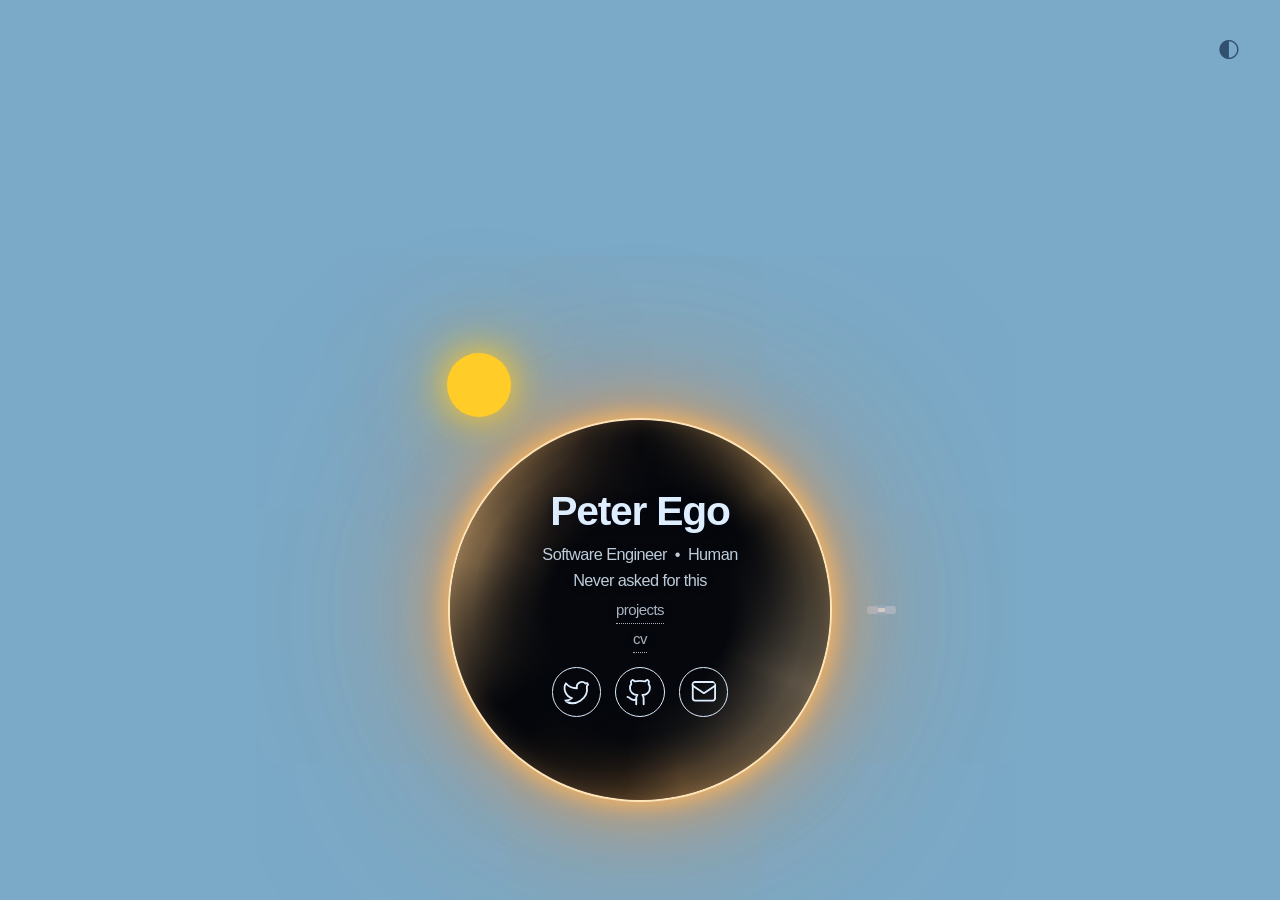
<file: index.html>
<!doctype html>
<html lang="en" class="landing" data-theme="dark">
    <head>
        <meta charset="utf-8" />
        <title>Peter Ego — Software Engineer</title>
        <meta
            name="description"
            content="Personal website of Peter Ego, Software Engineer"
        />
        <meta name="viewport" content="width=device-width, initial-scale=1" />
        <meta name="color-scheme" content="dark light" />

        <!-- Open Graph -->
        <meta property="og:type" content="website" />
        <meta property="og:url" content="https://ptrpl4.page/" />
        <meta property="og:title" content="Peter Ego — Software Engineer" />
        <meta property="og:description" content="Personal website of Peter Ego, Software Engineer" />
        <meta property="og:image" content="https://ptrpl4.page/assets/favicons/web-app-manifest-512x512.png" />
        <meta property="og:image:width" content="512" />
        <meta property="og:image:height" content="512" />
        <meta property="og:image:alt" content="A dark planet with a crescent moon" />
        <meta name="twitter:card" content="summary" />
        <meta name="twitter:creator" content="@ptrpl4" />

        <!-- Favicon -->
        <link rel="icon" href="/assets/favicons/favicon.svg" type="image/svg+xml" />
        <link rel="icon" href="/assets/favicons/favicon.ico" />
        <link rel="apple-touch-icon" href="/assets/favicons/apple-touch-icon.png" />
        <link rel="manifest" href="/assets/favicons/site.webmanifest" />

        <link rel="canonical" href="https://ptrpl4.page/" />

        <!-- Structured data. Inert: a JSON block, not a script that runs. The one
             full Person; other pages refer to it by @id. -->
        <script type="application/ld+json">
        {
            "@context": "https://schema.org",
            "@type": "ProfilePage",
            "url": "https://ptrpl4.page/",
            "mainEntity": {
                "@type": "Person",
                "@id": "https://ptrpl4.page/#me",
                "name": "Peter Ego",
                "jobTitle": "Software Engineer",
                "url": "https://ptrpl4.page/",
                "sameAs": [
                    "https://github.com/ptrpl4",
                    "https://twitter.com/ptrpl4",
                    "https://www.linkedin.com/in/petreg/",
                    "https://t.me/ptrpl4"
                ]
            }
        }
        </script>

        <link rel="stylesheet" href="/assets/css/main.css" />

        <script src="/assets/js/theme.js"></script>
        <script src="/assets/js/scene.js" defer></script>
    </head>
    <body>
        <button id="theme-toggle" aria-label="Toggle theme">◐</button>

        <main class="space">
            <div id="stars"></div>
            <div id="sat-orbit"><div id="satellite"></div></div>
            <div id="comet"></div>
            <div id="sky-object"></div>

            <div class="circle">
                <header id="header">
                    <h1>Peter Ego</h1>
                    <p class="tagline">
                        Software Engineer &nbsp;&bull;&nbsp; Human<br>
                        Never asked for this
                    </p>
                    <div class="page-links-row">
                        <a class="page-links" href="/projects/">projects</a>
                        <a class="page-links" href="/cv/">cv</a>
                    </div>

                    <nav aria-label="Social media links">
                        <!-- role="list" because the reset sets `list-style: none`,
                             and Safari drops list semantics from a list styled
                             that way — VoiceOver stops announcing the count. -->
                        <ul role="list">
                            <li>
                                <a href="https://twitter.com/ptrpl4" aria-label="Twitter">
                                    <svg
                                        aria-hidden="true"
                                        viewBox="0 0 24 24"
                                        width="24"
                                        height="24"
                                        stroke="currentColor"
                                        fill="none"
                                        stroke-width="1.75"
                                        stroke-linecap="round"
                                        stroke-linejoin="round"
                                    >
                                        <path d="M22 4s-.7 2.1-2 3.4c1.6 10-9.4 17.3-18 11.6 2.2.1 4.4-.6 6-2C3 15.5.5 9.6 3 5c2.2 2.6 5.6 4.1 9 4-.9-4.2 4-6.6 7-3.8 1.1 0 3-1.2 3-1.2z"></path>
                                    </svg>
                                </a>
                            </li>
                            <li>
                                <a href="https://github.com/ptrpl4" aria-label="GitHub">
                                    <svg
                                        aria-hidden="true"
                                        viewBox="0 0 24 24"
                                        width="24"
                                        height="24"
                                        stroke="currentColor"
                                        fill="none"
                                        stroke-width="1.75"
                                        stroke-linecap="round"
                                        stroke-linejoin="round"
                                    >
                                        <path d="M15 22v-4a4.8 4.8 0 0 0-1-3.5c3 0 6-2 6-5.5.08-1.25-.27-2.48-1-3.5.28-1.15.28-2.35 0-3.5 0 0-1 0-3 1.5-2.64-.5-5.36-.5-8 0C6 2 5 2 5 2c-.3 1.15-.3 2.35 0 3.5A5.403 5.403 0 0 0 4 9c0 3.5 3 5.5 6 5.5-.39.49-.68 1.05-.85 1.65-.17.6-.22 1.23-.15 1.85v4"></path>
                                        <path d="M9 18c-4.51 2-5-2-7-2"></path>
                                    </svg>
                                </a>
                            </li>
                            <li>
                                <!-- @ encoded so a plain address regex misses it; see /cv/ -->
                                <a href="mailto:inbox&#64;ptrpl4.page" aria-label="Email">
                                    <svg
                                        aria-hidden="true"
                                        viewBox="0 0 24 24"
                                        width="24"
                                        height="24"
                                        stroke="currentColor"
                                        fill="none"
                                        stroke-width="1.75"
                                        stroke-linecap="round"
                                        stroke-linejoin="round"
                                    >
                                        <path d="M3 7a2 2 0 0 1 2-3h14a2 2 0 0 1 2 3v10a2 2 0 0 1-2 2H5a2 2 0 0 1-2-2V7z"></path>
                                        <path d="M3 7l9 6 9-6"></path>
                                    </svg>
                                </a>
                            </li>
                        </ul>
                    </nav>
                </header>
            </div>
        </main>

    </body>
</html>
</file>
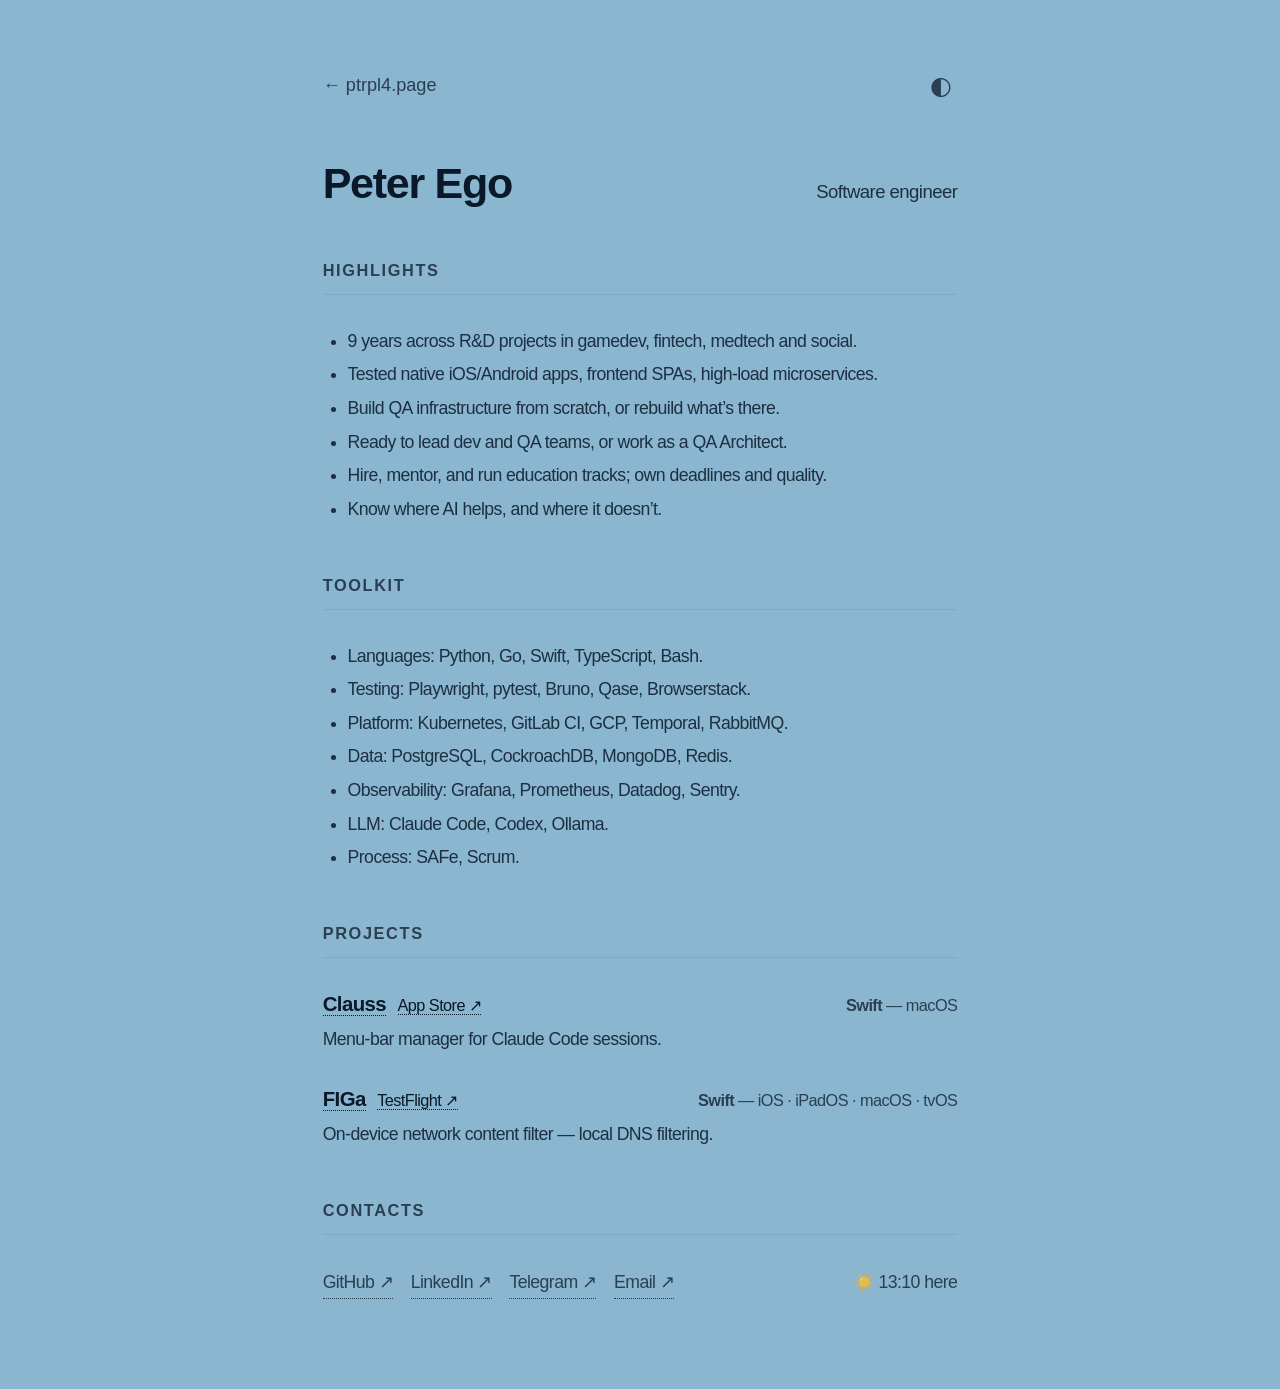
<file: cv/index.html>
<!doctype html>
<html lang="en" data-theme="dark">
    <head>
        <meta charset="utf-8" />
        <title>CV — ptrpl4</title>
        <meta name="description" content="CV of Peter Ego — software engineer" />
        <meta name="viewport" content="width=device-width, initial-scale=1" />
        <meta name="color-scheme" content="dark light" />

        <!-- Open Graph -->
        <meta property="og:type" content="website" />
        <meta property="og:url" content="https://ptrpl4.page/cv/" />
        <meta property="og:title" content="CV — ptrpl4" />
        <meta property="og:description" content="CV of Peter Ego — software engineer" />
        <meta property="og:image" content="https://ptrpl4.page/assets/favicons/web-app-manifest-512x512.png" />
        <meta property="og:image:width" content="512" />
        <meta property="og:image:height" content="512" />
        <meta property="og:image:alt" content="A dark planet with a crescent moon" />
        <meta name="twitter:card" content="summary" />
        <meta name="twitter:creator" content="@ptrpl4" />

        <link rel="icon" href="/assets/favicons/favicon.svg" type="image/svg+xml" />
        <link rel="icon" href="/assets/favicons/favicon.ico" />
        <link rel="apple-touch-icon" href="/assets/favicons/apple-touch-icon.png" />
        <link rel="manifest" href="/assets/favicons/site.webmanifest" />

        <link rel="canonical" href="https://ptrpl4.page/cv/" />

        <!-- Structured data. Inert: a JSON block, not a script that runs. -->
        <script type="application/ld+json">
        {
            "@context": "https://schema.org",
            "@type": "WebPage",
            "url": "https://ptrpl4.page/cv/",
            "name": "CV",
            "about": {
                "@type": "Person",
                "@id": "https://ptrpl4.page/#me",
                "name": "Peter Ego"
            }
        }
        </script>

        <link rel="stylesheet" href="/assets/css/main.css" />

        <script src="/assets/js/theme.js"></script>
        <script src="/assets/js/cv.js" defer></script>
    </head>
    <body>
        <main class="cv-page">
            <div class="page-bar">
                <a class="back" href="/">← ptrpl4.page</a>
                <button id="theme-toggle" aria-label="Toggle theme">◐</button>
            </div>

            <header class="cv-head">
                <h1>Peter Ego</h1>
                <p class="cv-role">Software engineer</p>
            </header>

            <section class="cv-section">
                <h2>Highlights</h2>
                <div class="cv-entry">
                    <ul class="cv-bullets" role="list">
                        <li>9 years across R&amp;D projects in gamedev, fintech, medtech and social.</li>
                        <li>Tested native iOS/Android apps, frontend SPAs, high-load microservices.</li>
                        <li>Build QA infrastructure from scratch, or rebuild what&rsquo;s there.</li>
                        <li>Ready to lead dev and QA teams, or work as a QA Architect.</li>
                        <li>Hire, mentor, and run education tracks; own deadlines and quality.</li>
                        <li>Know where AI helps, and where it doesn&rsquo;t.</li>
                    </ul>
                </div>
            </section>

            <section class="cv-section">
                <h2>Toolkit</h2>
                <div class="cv-entry">
                    <ul class="cv-bullets" role="list">
                        <li>Languages: Python, Go, Swift, TypeScript, Bash.</li>
                        <li>Testing: Playwright, pytest, Bruno, Qase, Browserstack.</li>
                        <li>Platform: Kubernetes, GitLab CI, GCP, Temporal, RabbitMQ.</li>
                        <li>Data: PostgreSQL, CockroachDB, MongoDB, Redis.</li>
                        <li>Observability: Grafana, Prometheus, Datadog, Sentry.</li>
                        <li>LLM: Claude Code, Codex, Ollama.</li>
                        <li>Process: SAFe, Scrum.</li>
                    </ul>
                </div>
            </section>

            <!-- Third place each app's availability is written by hand, after
                 /projects/ and /projects/<app>/. verify-docs.js checks the other
                 two against each other; this one is on its own. -->
            <section class="cv-section">
                <h2>Projects</h2>

                <div class="cv-entry">
                    <div class="cv-head">
                        <h3><a href="/projects/clauss/">Clauss</a><a class="cv-store" href="https://apps.apple.com/app/clauss/id6781245231" target="_blank" rel="noopener">App Store ↗</a></h3>
                        <p class="cv-meta"><span class="cv-lang">Swift</span> &mdash; macOS</p>
                    </div>
                    <p class="cv-desc">Menu-bar manager for Claude Code sessions.</p>
                </div>

                <div class="cv-entry">
                    <div class="cv-head">
                        <h3><a href="/projects/figa/">FIGa</a><a class="cv-store" href="https://testflight.apple.com/join/xfRUWHhb" target="_blank" rel="noopener">TestFlight ↗</a></h3>
                        <p class="cv-meta"><span class="cv-lang">Swift</span> &mdash; iOS &middot; iPadOS &middot; macOS &middot; tvOS</p>
                    </div>
                    <p class="cv-desc">On-device network content filter — local DNS filtering.</p>
                </div>
            </section>

            <section class="cv-section">
                <h2>Contacts</h2>
                <div class="cv-entry">
                    <p class="cv-contact">
                        <a href="https://github.com/ptrpl4" target="_blank" rel="noopener">GitHub ↗</a>
                        <a href="https://www.linkedin.com/in/petreg/" target="_blank" rel="noopener">LinkedIn ↗</a>
                        <a href="https://t.me/ptrpl4" target="_blank" rel="noopener">Telegram ↗</a>
                        <!-- Only the @ is encoded — enough to miss a plain address
                             regex, and readable, unlike the landing page's full
                             encoding. data-print carries the bare address: the link
                             text is not one, and the href would print the subject. -->
                        <a href="mailto:nice.job&#64;ptrpl4.page?subject=Hi,%20Peter!%20Nice%20CV%20and%20skills,%20let's%20talk!" data-print="nice.job&#64;ptrpl4.page">Email ↗</a>
                        <!-- Filled by cv.js; empty without it, and hidden in print. -->
                        <span id="cv-clock"></span>
                    </p>
                </div>
            </section>

        </main>
    </body>
</html>
</file>
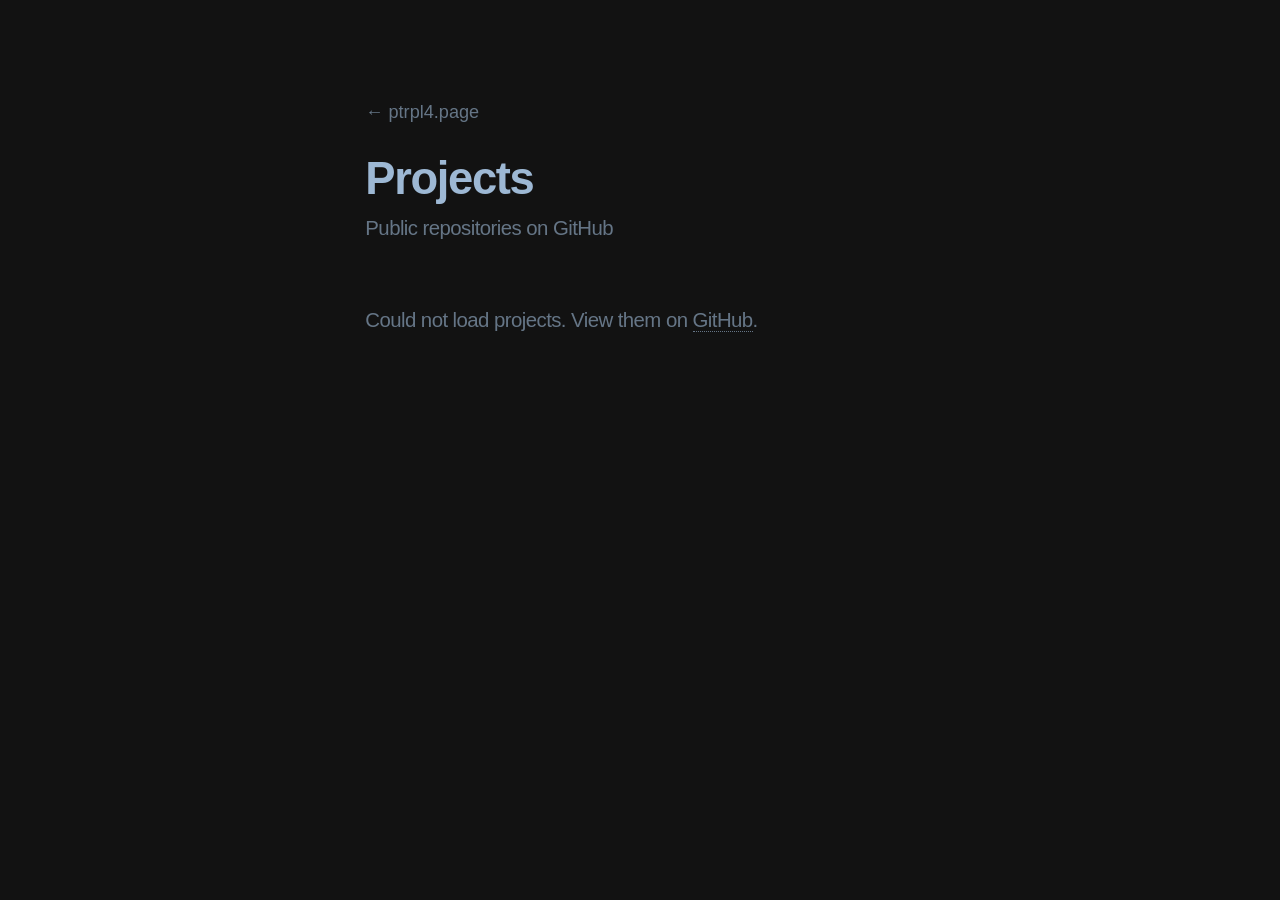
<file: project/index.html>
<!doctype html>
<html lang="en">
    <head>
        <meta charset="utf-8" />
        <title>Projects — ptrpl4</title>
        <meta name="description" content="Projects by Pyotr Void" />
        <meta name="viewport" content="width=device-width, initial-scale=1" />
        <meta name="theme-color" content="#348cb2" />

        <link rel="icon" href="../assets/favicons/favicon.svg" type="image/svg+xml" />
        <link rel="icon" href="../assets/favicons/favicon.ico" />
        <link rel="apple-touch-icon" href="../assets/favicons/apple-touch-icon.png" />
        <link rel="manifest" href="../assets/favicons/site.webmanifest" />

        <link rel="stylesheet" href="../assets/css/main.css" />

        <style>
            body {
                overflow: auto;
                min-height: 100%;
                height: auto;
                background-color: var(--bg-color);
            }

            #page {
                max-width: 640px;
                margin: 0 auto;
                padding: 4em 2em 4em;
                animation: fadeIn 0.5s forwards;
            }

            #page header {
                margin-bottom: 2.5em;
            }

            #page header h1 {
                font-size: 2em;
                font-weight: 700;
                letter-spacing: -0.03em;
                line-height: 1;
            }

            #page header p {
                margin-top: 0.5em;
                font-size: 0.9em;
                opacity: 0.6;
            }

            #page header a.back {
                display: inline-block;
                font-size: 0.8em;
                opacity: 0.6;
                border-bottom: none;
                margin-bottom: 1.5em;
                letter-spacing: 0;
            }

            #page header a.back:hover {
                opacity: 1;
            }

            #project-list {
                display: flex;
                flex-direction: column;
                gap: 0.1em;
            }

            .project-item {
                padding: 1em 0;
                border-bottom: solid 1px rgba(255, 255, 255, 0.15);
            }

            .project-item:last-child {
                border-bottom: none;
            }

            .project-name {
                font-size: 1em;
                font-weight: 400;
                border-bottom: dotted 1px;
                transition: border-color var(--animation-duration) ease-in-out;
            }

            .project-name:hover {
                border-color: transparent;
            }

            .project-desc {
                font-size: 0.8em;
                opacity: 0.65;
                margin-top: 0.25em;
                line-height: 1.4;
            }

            .project-meta {
                display: flex;
                gap: 1em;
                margin-top: 0.4em;
                font-size: 0.75em;
                opacity: 0.5;
            }

            #status {
                font-size: 0.9em;
                opacity: 0.6;
            }

            @media screen and (max-width: 736px) {
                #page {
                    padding: 2.5em 1.5em 3em;
                }

                #page header h1 {
                    font-size: 1.5em;
                }
            }
        </style>
    </head>
    <body>
        <div id="page">
            <header>
                <a class="back" href="/">← ptrpl4.page</a>
                <h1>Projects</h1>
                <p>Public repositories on GitHub</p>
            </header>

            <div id="project-list">
                <p id="status">Loading…</p>
            </div>

            <noscript>
                <p>
                    Enable JavaScript to load projects, or view them directly on
                    <a href="https://github.com/ptrpl4">GitHub</a>.
                </p>
            </noscript>
        </div>

        <script>
            (function () {
                var list = document.getElementById("project-list");
                var status = document.getElementById("status");

                fetch("https://api.github.com/users/ptrpl4/repos?type=public&sort=updated&per_page=100")
                    .then(function (res) {
                        if (!res.ok) throw new Error("HTTP " + res.status);
                        return res.json();
                    })
                    .then(function (repos) {
                        status.remove();

                        if (repos.length === 0) {
                            list.innerHTML = '<p id="status">No public repositories found.</p>';
                            return;
                        }

                        var cutoff = new Date();
                        cutoff.setFullYear(cutoff.getFullYear() - 2);

                        var recent = repos.filter(function (r) {
                            return new Date(r.pushed_at) >= cutoff;
                        });

                        recent.forEach(function (repo) {
                            var item = document.createElement("div");
                            item.className = "project-item";

                            var meta = [];
                            if (repo.language) meta.push(repo.language);
                            if (repo.stargazers_count > 0) meta.push("★ " + repo.stargazers_count);

                            item.innerHTML =
                                '<a class="project-name" href="' + repo.html_url + '" target="_blank" rel="noopener">' + repo.name + "</a>" +
                                (repo.description ? '<p class="project-desc">' + repo.description + "</p>" : "") +
                                (meta.length ? '<div class="project-meta">' + meta.map(function (m) { return "<span>" + m + "</span>"; }).join("") + "</div>" : "");

                            list.appendChild(item);
                        });

                        var footer = document.createElement("p");
                        footer.id = "status";
                        footer.style.marginTop = "2em";
                        footer.innerHTML = 'All repositories on <a href="https://github.com/ptrpl4" target="_blank" rel="noopener">GitHub</a>.';
                        list.appendChild(footer);
                    })
                    .catch(function () {
                        status.textContent = "Could not load projects. View them on ";
                        var link = document.createElement("a");
                        link.href = "https://github.com/ptrpl4";
                        link.textContent = "GitHub";
                        status.appendChild(link);
                        status.appendChild(document.createTextNode("."));
                    });
            })();
        </script>
    </body>
</html>
</file>
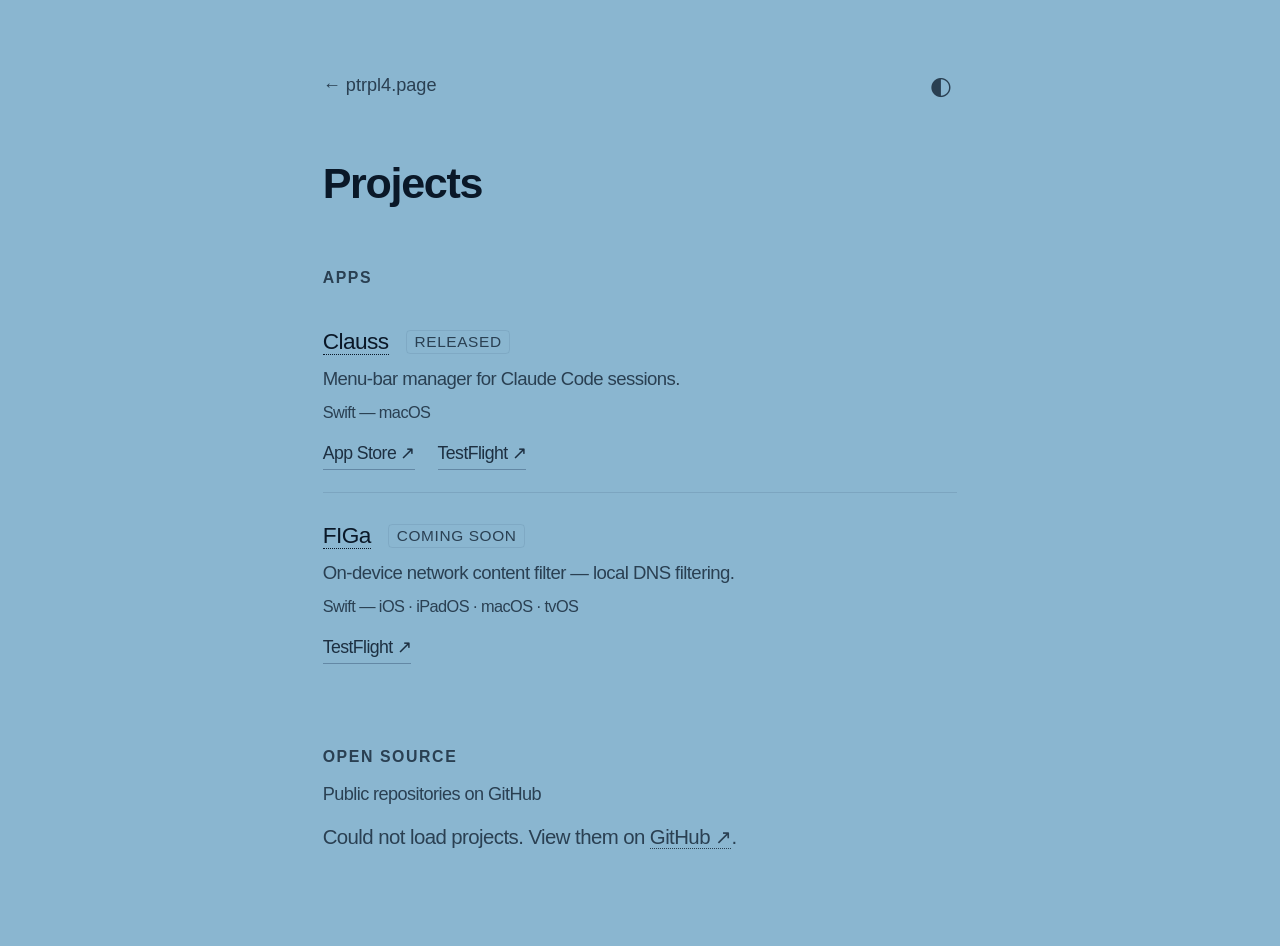
<file: projects/index.html>
<!doctype html>
<html lang="en" data-theme="dark">
    <head>
        <meta charset="utf-8" />
        <title>Projects — ptrpl4</title>
        <meta name="description" content="Projects by Peter Ego" />
        <meta name="viewport" content="width=device-width, initial-scale=1" />
        <meta name="color-scheme" content="dark light" />

        <!-- Open Graph -->
        <meta property="og:type" content="website" />
        <meta property="og:url" content="https://ptrpl4.page/projects/" />
        <meta property="og:title" content="Projects — ptrpl4" />
        <meta property="og:description" content="Projects by Peter Ego" />
        <meta property="og:image" content="https://ptrpl4.page/assets/favicons/web-app-manifest-512x512.png" />
        <meta property="og:image:width" content="512" />
        <meta property="og:image:height" content="512" />
        <meta property="og:image:alt" content="A dark planet with a crescent moon" />
        <meta name="twitter:card" content="summary" />
        <meta name="twitter:creator" content="@ptrpl4" />

        <link rel="icon" href="/assets/favicons/favicon.svg" type="image/svg+xml" />
        <link rel="icon" href="/assets/favicons/favicon.ico" />
        <link rel="apple-touch-icon" href="/assets/favicons/apple-touch-icon.png" />
        <link rel="manifest" href="/assets/favicons/site.webmanifest" />

        <link rel="canonical" href="https://ptrpl4.page/projects/" />

        <!-- crossorigin is required, not decorative: the list arrives via a
             credential-less CORS fetch and browsers key the socket pool on
             credential mode, so without it the warmed connection is unused. -->
        <link rel="preconnect" href="https://api.github.com" crossorigin />

        <link rel="stylesheet" href="/assets/css/main.css" />

        <script src="/assets/js/theme.js"></script>
        <script src="/assets/js/projects.js" defer></script>

    </head>
    <body>
        <main id="page">
            <div class="page-bar">
                <a class="back" href="/">← ptrpl4.page</a>
                <button id="theme-toggle" aria-label="Toggle theme">◐</button>
            </div>

            <header>
                <h1>Projects</h1>
            </header>

            <!-- Hand-maintained: these ship separately from their repos, which are not
                 necessarily public. When FIGa's listing goes live, add an App Store
                 .app-link and flip its .badge here and on /projects/figa/. -->
            <section class="project-section">
                <h2 class="section-title">Apps</h2>

                <div class="project-item">
                    <a class="project-name" href="/projects/clauss/">Clauss</a>
                    <span class="badge">released</span>
                    <p class="project-desc">Menu-bar manager for Claude Code sessions.</p>
                    <p class="app-platforms">Swift — macOS</p>
                    <div class="app-links">
                        <a class="app-link" href="https://apps.apple.com/app/clauss/id6781245231" target="_blank" rel="noopener">App Store ↗</a>
                        <a class="app-link" href="https://testflight.apple.com/join/cXZXyuve" target="_blank" rel="noopener">TestFlight ↗</a>
                    </div>
                </div>

                <div class="project-item">
                    <a class="project-name" href="/projects/figa/">FIGa</a>
                    <span class="badge">coming soon</span>
                    <p class="project-desc">On-device network content filter — local DNS filtering.</p>
                    <p class="app-platforms">Swift — iOS · iPadOS · macOS · tvOS</p>
                    <div class="app-links">
                        <a class="app-link" href="https://testflight.apple.com/join/xfRUWHhb" target="_blank" rel="noopener">TestFlight ↗</a>
                    </div>
                </div>
            </section>

            <section class="project-section">
                <h2 class="section-title">Open source</h2>
                <p class="section-note">Public repositories on GitHub</p>
                <div id="project-list">
                    <p id="status">Loading…</p>
                </div>
            </section>

            <noscript>
                <p>
                    Enable JavaScript to load projects, or view them directly on
                    <a href="https://github.com/ptrpl4" target="_blank" rel="noopener">GitHub ↗</a>.
                </p>
            </noscript>
        </main>

    </body>
</html>
</file>
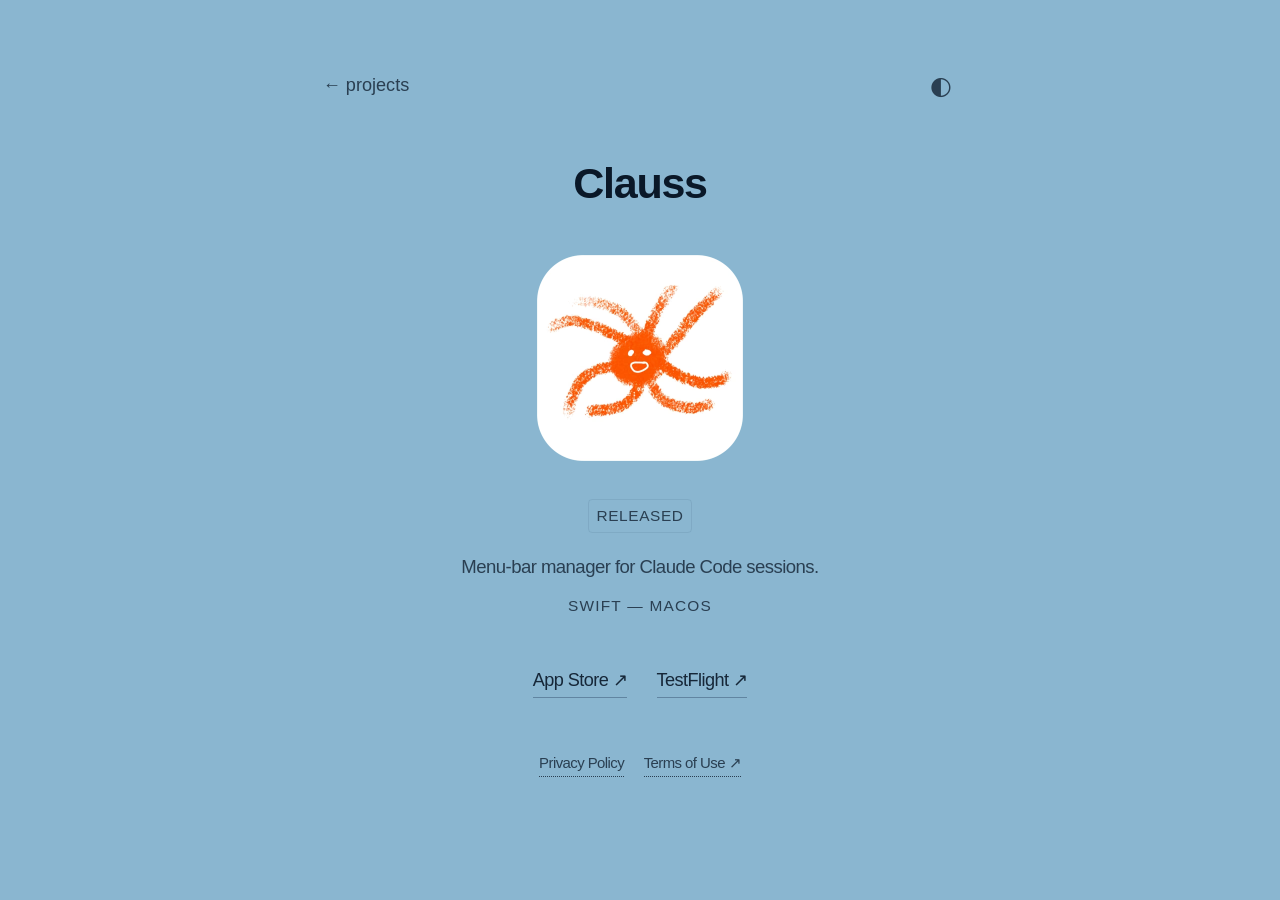
<file: projects/clauss/index.html>
<!doctype html>
<html lang="en" data-theme="dark">
    <head>
        <meta charset="utf-8" />
        <title>Clauss — ptrpl4</title>
        <meta name="description" content="Clauss — menu-bar manager for Claude Code sessions (macOS)" />
        <meta name="viewport" content="width=device-width, initial-scale=1" />
        <meta name="color-scheme" content="dark light" />

        <!-- Open Graph -->
        <meta property="og:type" content="website" />
        <meta property="og:url" content="https://ptrpl4.page/projects/clauss/" />
        <meta property="og:title" content="Clauss — ptrpl4" />
        <meta property="og:description" content="Menu-bar manager for Claude Code sessions (macOS)" />
        <meta property="og:image" content="https://ptrpl4.page/assets/favicons/web-app-manifest-512x512.png" />
        <meta property="og:image:width" content="512" />
        <meta property="og:image:height" content="512" />
        <meta property="og:image:alt" content="A dark planet with a crescent moon" />
        <meta name="twitter:card" content="summary" />
        <meta name="twitter:creator" content="@ptrpl4" />

        <link rel="icon" href="/assets/favicons/favicon.svg" type="image/svg+xml" />
        <link rel="icon" href="/assets/favicons/favicon.ico" />
        <link rel="apple-touch-icon" href="/assets/favicons/apple-touch-icon.png" />
        <link rel="manifest" href="/assets/favicons/site.webmanifest" />

        <link rel="canonical" href="https://ptrpl4.page/projects/clauss/" />

        <!-- Structured data. Inert: a JSON block, not a script that runs. Plain
             metadata: Google's app rich result also wants offers and a rating,
             so Search Console will list those as missing. -->
        <script type="application/ld+json">
        {
            "@context": "https://schema.org",
            "@type": "SoftwareApplication",
            "name": "Clauss",
            "description": "Menu-bar manager for Claude Code sessions.",
            "operatingSystem": "macOS",
            "applicationCategory": "DeveloperApplication",
            "url": "https://ptrpl4.page/projects/clauss/",
            "installUrl": "https://apps.apple.com/app/clauss/id6781245231",
            "image": "https://ptrpl4.page/projects/clauss/icon.png",
            "author": {
                "@type": "Person",
                "@id": "https://ptrpl4.page/#me",
                "name": "Peter Ego"
            }
        }
        </script>

        <link rel="stylesheet" href="/assets/css/main.css" />

        <script src="/assets/js/theme.js"></script>
    </head>
    <body>
        <main class="app-page">
            <div class="page-bar">
                <a class="back" href="/projects/">← projects</a>
                <button id="theme-toggle" aria-label="Toggle theme">◐</button>
            </div>

            <div class="app-title">
                <h1>Clauss</h1>
                <!-- AVIF 16 KB, WebP 21 KB, PNG 40 KB; the browser takes the first it
                     can decode. Regenerate both from icon.png if the artwork changes. -->
                <picture>
                    <source type="image/avif" srcset="/projects/clauss/icon.avif" />
                    <source type="image/webp" srcset="/projects/clauss/icon.webp" />
                    <img class="app-icon" src="/projects/clauss/icon.png" width="256" height="256" alt="" />
                </picture>
                <span class="badge">released</span>
            </div>
            <p class="app-desc">Menu-bar manager for Claude Code sessions.</p>
            <p class="app-platforms">Swift — macOS</p>

            <!-- Store URL is deliberately storefront-less: apps.apple.com/app/<id>
                 301s each visitor to their own region. TestFlight stays alongside
                 it for pre-release builds. -->
            <div class="app-links">
                <a class="app-link" href="https://apps.apple.com/app/clauss/id6781245231" target="_blank" rel="noopener">App Store ↗</a>
                <a class="app-link" href="https://testflight.apple.com/join/cXZXyuve" target="_blank" rel="noopener">TestFlight ↗</a>
            </div>

            <!-- Terms of Use points at Apple's standard Licensed Application EULA,
                 which governs the app unless a custom EULA is supplied. -->
            <nav class="legal" aria-label="Legal">
                <a href="/projects/clauss/privacy/">Privacy Policy</a>
                <a href="https://www.apple.com/legal/internet-services/itunes/dev/stdeula/" target="_blank" rel="noopener">Terms of Use ↗</a>
            </nav>
        </main>
    </body>
</html>
</file>
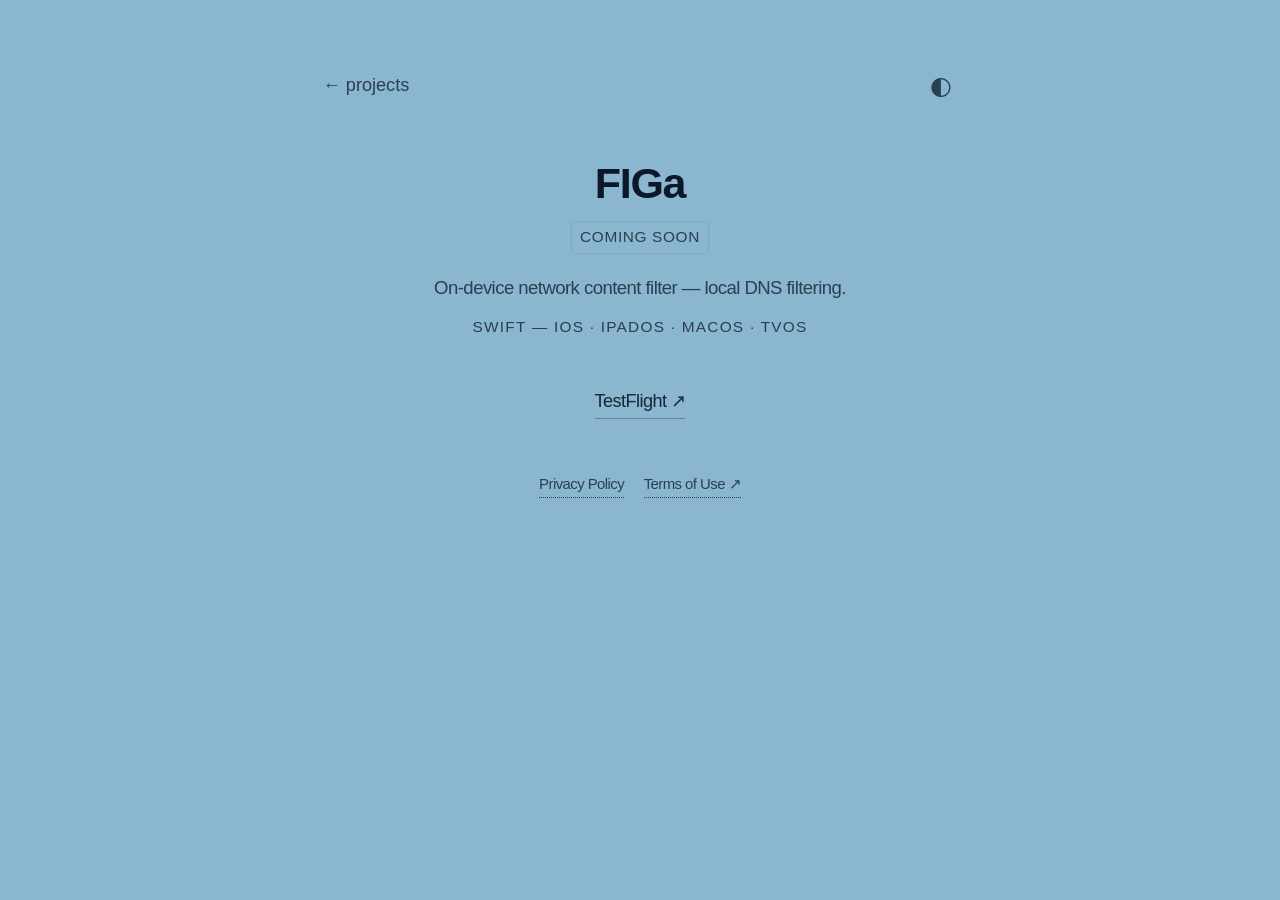
<file: projects/figa/index.html>
<!doctype html>
<html lang="en" data-theme="dark">
    <head>
        <meta charset="utf-8" />
        <title>FIGa — ptrpl4</title>
        <meta name="description" content="FIGa — on-device network content filter (iOS · iPadOS · macOS · tvOS)" />
        <meta name="viewport" content="width=device-width, initial-scale=1" />
        <meta name="color-scheme" content="dark light" />

        <!-- Open Graph -->
        <meta property="og:type" content="website" />
        <meta property="og:url" content="https://ptrpl4.page/projects/figa/" />
        <meta property="og:title" content="FIGa — ptrpl4" />
        <meta property="og:description" content="On-device network content filter (iOS · iPadOS · macOS · tvOS)" />
        <meta property="og:image" content="https://ptrpl4.page/assets/favicons/web-app-manifest-512x512.png" />
        <meta property="og:image:width" content="512" />
        <meta property="og:image:height" content="512" />
        <meta property="og:image:alt" content="A dark planet with a crescent moon" />
        <meta name="twitter:card" content="summary" />
        <meta name="twitter:creator" content="@ptrpl4" />

        <link rel="icon" href="/assets/favicons/favicon.svg" type="image/svg+xml" />
        <link rel="icon" href="/assets/favicons/favicon.ico" />
        <link rel="apple-touch-icon" href="/assets/favicons/apple-touch-icon.png" />
        <link rel="manifest" href="/assets/favicons/site.webmanifest" />

        <link rel="canonical" href="https://ptrpl4.page/projects/figa/" />

        <!-- Structured data. Inert: a JSON block, not a script that runs. Plain
             metadata: Google's app rich result also wants offers and a rating,
             so Search Console will list those as missing. -->
        <script type="application/ld+json">
        {
            "@context": "https://schema.org",
            "@type": "SoftwareApplication",
            "name": "FIGa",
            "description": "On-device network content filter — local DNS filtering.",
            "operatingSystem": "iOS, iPadOS, macOS, tvOS",
            "applicationCategory": "UtilitiesApplication",
            "url": "https://ptrpl4.page/projects/figa/",
            "author": {
                "@type": "Person",
                "@id": "https://ptrpl4.page/#me",
                "name": "Peter Ego"
            }
        }
        </script>

        <link rel="stylesheet" href="/assets/css/main.css" />

        <script src="/assets/js/theme.js"></script>
    </head>
    <body>
        <main class="app-page">
            <div class="page-bar">
                <a class="back" href="/projects/">← projects</a>
                <button id="theme-toggle" aria-label="Toggle theme">◐</button>
            </div>

            <div class="app-title">
                <h1>FIGa</h1>
                <span class="badge">coming soon</span>
            </div>
            <p class="app-desc">On-device network content filter — local DNS filtering.</p>
            <p class="app-platforms">Swift — iOS · iPadOS · macOS · tvOS</p>

            <!-- Beta only for now. Once the listing is approved, add the App Store
                 link here and flip the badge above to `released` — see
                 /projects/clauss/ for the shape. -->
            <div class="app-links">
                <a class="app-link" href="https://testflight.apple.com/join/xfRUWHhb" target="_blank" rel="noopener">TestFlight ↗</a>
            </div>

            <!-- Terms of Use points at Apple's standard Licensed Application EULA,
                 which governs the app unless a custom EULA is supplied. -->
            <nav class="legal" aria-label="Legal">
                <a href="/projects/figa/privacy/">Privacy Policy</a>
                <a href="https://www.apple.com/legal/internet-services/itunes/dev/stdeula/" target="_blank" rel="noopener">Terms of Use ↗</a>
            </nav>
        </main>
    </body>
</html>
</file>
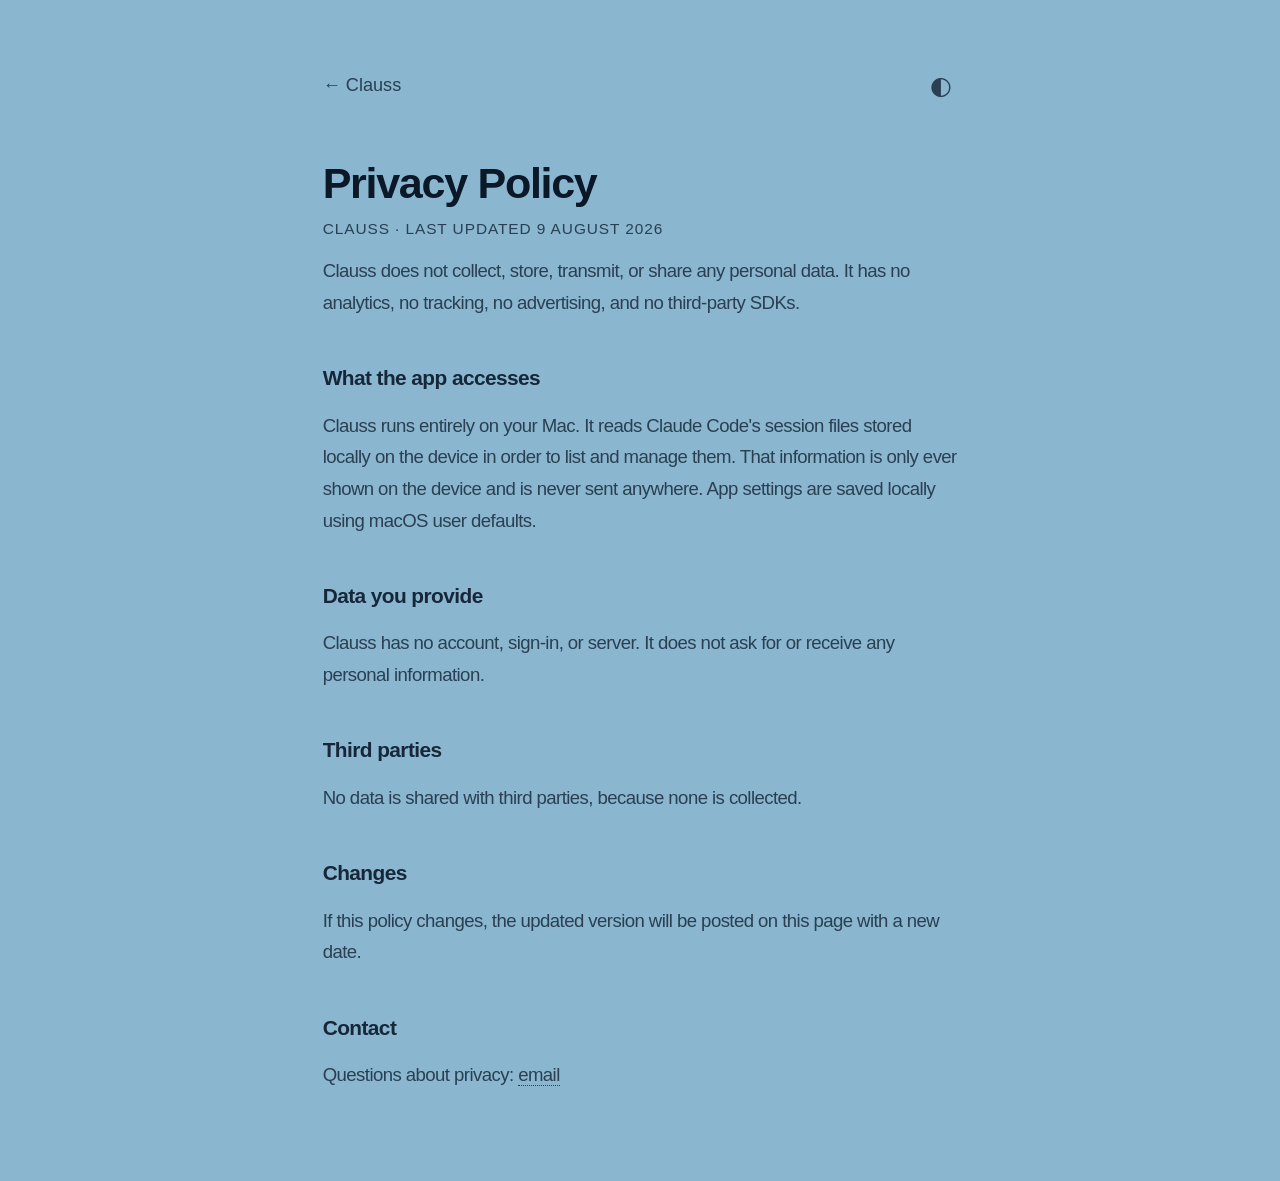
<file: projects/clauss/privacy/index.html>
<!doctype html>
<html lang="en" data-theme="dark">
    <head>
        <meta charset="utf-8" />
        <title>Clauss Privacy — ptrpl4</title>
        <meta name="description" content="Privacy policy for Clauss" />
        <meta name="viewport" content="width=device-width, initial-scale=1" />
        <meta name="color-scheme" content="dark light" />
        <meta name="robots" content="noindex" />

        <link rel="icon" href="/assets/favicons/favicon.svg" type="image/svg+xml" />
        <link rel="icon" href="/assets/favicons/favicon.ico" />
        <link rel="apple-touch-icon" href="/assets/favicons/apple-touch-icon.png" />
        <link rel="manifest" href="/assets/favicons/site.webmanifest" />

        <link rel="stylesheet" href="/assets/css/main.css" />

        <script src="/assets/js/theme.js"></script>
        <script src="/assets/js/contact.js" defer></script>
    </head>
    <body>
        <main class="legal-page">
            <div class="page-bar">
                <a class="back" href="/projects/clauss/">← Clauss</a>
                <button id="theme-toggle" aria-label="Toggle theme">◐</button>
            </div>

            <h1>Privacy Policy</h1>
            <p class="meta">Clauss · Last updated 9 August 2026</p>

            <p>
                Clauss does not collect, store, transmit, or share any personal data. It has no
                analytics, no tracking, no advertising, and no third-party SDKs.
            </p>

            <h2>What the app accesses</h2>
            <p>
                Clauss runs entirely on your Mac. It reads Claude Code's session files stored locally
                on the device in order to list and manage them. That information is only ever shown on
                the device and is never sent anywhere. App settings are saved locally using macOS user
                defaults.
            </p>

            <h2>Data you provide</h2>
            <p>
                Clauss has no account, sign-in, or server. It does not ask for or receive any personal
                information.
            </p>

            <h2>Third parties</h2>
            <p>No data is shared with third parties, because none is collected.</p>

            <h2>Changes</h2>
            <p>
                If this policy changes, the updated version will be posted on this page with a new
                date.
            </p>

            <h2>Contact</h2>
            <!-- The address is ROT13'd and assembled into a mailto: at runtime,
                 so neither the rendered text nor the source carries it in a form
                 a regex harvester picks up. The noscript line keeps the contact
                 route reachable with JS off, as a policy document should. -->
            <p>
                Questions about privacy:
                <a class="inline" id="contact" data-c="vaobk+pynhff@cgecy4.cntr">email</a>
                <noscript>inbox+clauss (at) ptrpl4 (dot) page</noscript>
            </p>
        </main>

    </body>
</html>
</file>
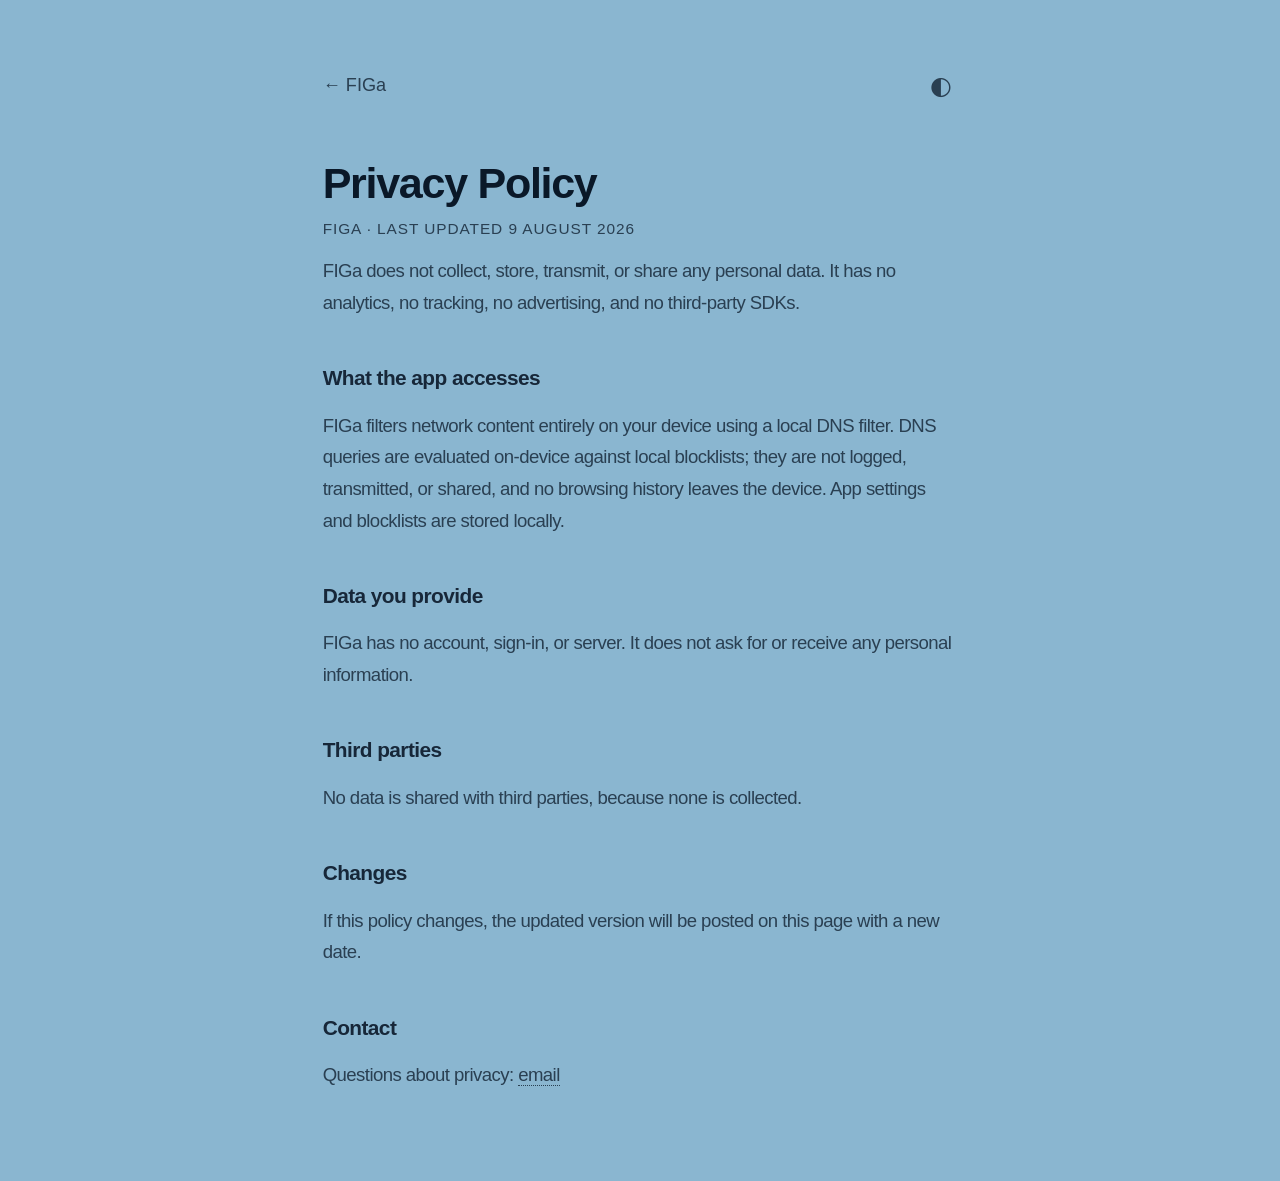
<file: projects/figa/privacy/index.html>
<!doctype html>
<html lang="en" data-theme="dark">
    <head>
        <meta charset="utf-8" />
        <title>FIGa Privacy — ptrpl4</title>
        <meta name="description" content="Privacy policy for FIGa" />
        <meta name="viewport" content="width=device-width, initial-scale=1" />
        <meta name="color-scheme" content="dark light" />
        <meta name="robots" content="noindex" />

        <link rel="icon" href="/assets/favicons/favicon.svg" type="image/svg+xml" />
        <link rel="icon" href="/assets/favicons/favicon.ico" />
        <link rel="apple-touch-icon" href="/assets/favicons/apple-touch-icon.png" />
        <link rel="manifest" href="/assets/favicons/site.webmanifest" />

        <link rel="stylesheet" href="/assets/css/main.css" />

        <script src="/assets/js/theme.js"></script>
        <script src="/assets/js/contact.js" defer></script>
    </head>
    <body>
        <main class="legal-page">
            <div class="page-bar">
                <a class="back" href="/projects/figa/">← FIGa</a>
                <button id="theme-toggle" aria-label="Toggle theme">◐</button>
            </div>

            <h1>Privacy Policy</h1>
            <p class="meta">FIGa · Last updated 9 August 2026</p>

            <p>
                FIGa does not collect, store, transmit, or share any personal data. It has no
                analytics, no tracking, no advertising, and no third-party SDKs.
            </p>

            <h2>What the app accesses</h2>
            <p>
                FIGa filters network content entirely on your device using a local DNS filter. DNS
                queries are evaluated on-device against local blocklists; they are not logged,
                transmitted, or shared, and no browsing history leaves the device. App settings and
                blocklists are stored locally.
            </p>

            <h2>Data you provide</h2>
            <p>
                FIGa has no account, sign-in, or server. It does not ask for or receive any personal
                information.
            </p>

            <h2>Third parties</h2>
            <p>No data is shared with third parties, because none is collected.</p>

            <h2>Changes</h2>
            <p>
                If this policy changes, the updated version will be posted on this page with a new
                date.
            </p>

            <h2>Contact</h2>
            <!-- The address is ROT13'd and assembled into a mailto: at runtime,
                 so neither the rendered text nor the source carries it in a form
                 a regex harvester picks up. The noscript line keeps the contact
                 route reachable with JS off, as a policy document should. -->
            <p>
                Questions about privacy:
                <a class="inline" id="contact" data-c="vaobk+svtn@cgecy4.cntr">email</a>
                <noscript>inbox+figa (at) ptrpl4 (dot) page</noscript>
            </p>
        </main>

    </body>
</html>
</file>
<file: assets/css/main.css>
/* Reset */
*,
*::before,
*::after {
    box-sizing: border-box;
    margin: 0;
    padding: 0;
    border: 0;
}

/* Themes */
:root,
[data-theme="dark"] {
    --bg: #111c2e;
    --fg: #9db8d4;
    --circle-bg: #091830;
    --circle-fg: #deeeff;
    --circle-shadow: 0 0 80px rgba(20, 50, 120, 0.3), 0 0 12px 4px rgba(60, 130, 255, 0.35), inset 0 0 30px rgba(30, 80, 220, 0.22);
    --icon-hover-bg: rgba(255, 255, 255, 0.06);
    --icon-active-bg: rgba(255, 255, 255, 0.14);
    --border-subtle: rgba(120, 152, 184, 0.15);
    --border-medium: rgba(120, 152, 184, 0.4);
    --sky-color: #c4bca8;
    --sky-glow: 0 0 22px rgba(196, 188, 168, 0.38), 0 0 55px rgba(196, 188, 168, 0.18), 0 0 90px rgba(180, 175, 160, 0.08);
    --animation-duration: 0.2s;
    color-scheme: dark;
}

[data-theme="light"] {
    --bg: #8ab6d0;
    --fg: #0a1828;
    --circle-bg: #05070c;
    --circle-fg: #deeeff;
    --circle-shadow: 0 0 0 2px rgba(255, 232, 190, 0.95), 0 0 20px 6px rgba(255, 188, 98, 0.8), 0 0 60px 16px rgba(255, 150, 52, 0.45), 0 0 140px 34px rgba(255, 128, 30, 0.25), 0 0 260px 70px rgba(255, 110, 20, 0.1), inset 0 0 28px rgba(255, 186, 110, 0.28);
    --icon-hover-bg: rgba(255, 255, 255, 0.12);
    --icon-active-bg: rgba(255, 255, 255, 0.24);
    --border-subtle: rgba(26, 48, 80, 0.12);
    --border-medium: rgba(26, 48, 80, 0.4);
    --sky-color: #ffcc28;
    --sky-glow: 0 0 35px rgba(255, 204, 40, 1), 0 0 80px rgba(255, 170, 10, 0.75), 0 0 160px rgba(255, 140, 0, 0.45), 0 0 240px rgba(255, 120, 0, 0.18);
    color-scheme: light;
}

/* The decorative palette, opt-in; the accessible pair above is the default.
   Class AND theme on each selector makes them (0,2,1) against (0,1,0), so they
   win on specificity in any source order — keep both parts. */
html.landing[data-theme="dark"] {
    --bg: #0a0e18;
    --fg: #7898b8;
}

html.landing[data-theme="light"] {
    --bg: #7aaac8;
    --fg: #1a3050;
}

/* Base */
html {
    height: 100%;
}

body {
    font-family: -apple-system, BlinkMacSystemFont, "Segoe UI", Roboto,
        Helvetica, Arial, sans-serif;
    /* rem, not pt: an absolute print unit ignores the reader's browser
       font-size setting. 1.4167rem is 17pt exactly at a 16px root. */
    font-size: 1.4167rem;
    font-weight: 300;
    line-height: 1.75;
    letter-spacing: -0.025em;
    color: var(--fg);
    background: var(--bg);
    min-height: 100%;
    transition: background var(--animation-duration) ease,
        color var(--animation-duration) ease;
    -webkit-text-size-adjust: none;
    min-width: 320px;
}

/* Centring is opt-in: a flex item taller than an align-items:center container
   overflows above it, at a negative scroll offset, unreachable. A page that
   forgets this class should merely fail to centre. */
/* overflow: hidden clips nothing visible -- anything past the viewport box is
   off-screen already. It exists to stop the orbiting satellite making the page
   scrollable: it clears .space by 50px at the bottom and comes within ~1px of
   the right edge at 320px, and the two scrollbars then trigger each other, each
   one stealing the axis the other needs. The width change drags the fixed
   #theme-toggle sideways. A fixed-size centred scene should not scroll anyway.
   Propagates to the viewport, since html keeps overflow: visible. */
html.landing body {
    height: 100%;
    display: flex;
    align-items: center;
    justify-content: center;
    overflow: hidden;
}

ol,
ul {
    list-style: none;
}

a {
    color: inherit;
    text-decoration: none;
    outline: 0;
    border-bottom: dotted 1px;
    transition: border-color var(--animation-duration) ease-in-out,
        opacity var(--animation-duration) ease-in-out;
}

a:hover {
    border-color: transparent;
}

/* Keyboard focus — `outline: 0` above only suppresses the pointer-driven ring */
a:focus-visible,
button:focus-visible {
    outline: 2px solid currentColor;
    outline-offset: 3px;
    border-radius: 3px;
    opacity: 1;
}

/* Animations */
@keyframes fadeIn {
    from { opacity: 0; }
    to   { opacity: 1; }
}

@keyframes slideUp {
    from {
        transform: translate3d(0, 1em, 0);
        opacity: 0;
    }
    to {
        transform: translate3d(0, 0, 0);
        opacity: 1;
    }
}

/* Wrapper — large enough for sky object above the circle */
.space {
    position: relative;
    width: 760px;
    height: 700px;
    animation: fadeIn 0.6s ease forwards;
}

/* The page's one solid object. Earth in dark; in light it is a black hole —
   same box, different paint. ::before carries the cloud deck or the accretion
   ring. Whatever goes there must stay dark behind the middle: #header sits in
   it, and verify-docs.js only ever sees the flat --circle-bg. */
.circle {
    position: absolute;
    left: 50%;
    bottom: 0;
    transform: translateX(-50%);
    z-index: 2;
    width: 380px;
    height: 380px;
    border-radius: 50%;
    background: var(--circle-bg);
    color: var(--circle-fg);
    box-shadow: var(--circle-shadow);
    display: flex;
    align-items: center;
    justify-content: center;
    transition: background var(--animation-duration) ease,
        box-shadow var(--animation-duration) ease;
}

/* Stars — dark mode only, JS-generated via box-shadow */
#stars {
    position: absolute;
    top: 0;
    left: 0;
    width: 1px;
    height: 1px;
    z-index: 1;
    pointer-events: none;
    transition: opacity var(--animation-duration) ease;
}

[data-theme="light"] #stars {
    opacity: 0;
}

/* Satellite — light theme only, orbits Earth at z-index 1 (passes behind) */
/* Percentage, never a pixel left: .space shrinks below 760px between 501 and
   759, where a pixel value would strand the orbit while .circle (left: 50%)
   recentres. 50% is the exact centre formula at every breakpoint. */
#sat-orbit {
    position: absolute;
    left: 50%;
    top: 510px;
    width: 0;
    height: 0;
    z-index: 1;
    pointer-events: none;
    opacity: 0;
    transition: opacity var(--animation-duration) ease;
    animation: orbit-sat 14s linear infinite;
}

[data-theme="light"] #sat-orbit {
    opacity: 1;
}

#satellite {
    position: absolute;
    width: 7px;
    height: 4px;
    background: rgba(210, 220, 235, 0.95);
    border-radius: 1px;
    transform: translate(238px, -2px);
    box-shadow:
        0 0 5px 1px rgba(160, 200, 255, 0.8),
        -9px 0 0 2px rgba(170, 195, 220, 0.75),
        9px 0 0 2px rgba(170, 195, 220, 0.75);
}

/* Rests on a full turn, so reduced-motion's 0.01ms duration leaves the vortex
   exactly where it started rather than mid-sweep. */
@keyframes vortex {
    to {
        transform: rotate(1turn);
    }
}

@keyframes orbit-sat {
    from { transform: rotate(0deg); }
    to   { transform: rotate(360deg); }
}

/* Comet — light theme only, crosses sky occasionally */
/* Percentage for the same reason as #sat-orbit: at 635px the comet would sit
   outside a shrunk .space and push a horizontal scrollbar — in both themes,
   since `opacity: 0` and `animation: none` still occupy layout. 635/760. */
#comet {
    position: absolute;
    top: 95px;
    left: 83.55%;
    width: 5px;
    height: 5px;
    border-radius: 50%;
    background: rgba(255, 255, 245, 1);
    z-index: 1;
    pointer-events: none;
    opacity: 0;
    /* tail: box-shadows fading upper-right (opposite to motion direction) */
    box-shadow:
        0 0 8px 3px rgba(255, 240, 160, 0.9),
        9px -7px 5px rgba(255, 252, 210, 0.55),
        20px -15px 7px rgba(255, 252, 210, 0.35),
        34px -25px 9px rgba(255, 252, 210, 0.2),
        50px -37px 11px rgba(255, 252, 210, 0.09),
        68px -50px 14px rgba(255, 252, 210, 0.03);
    animation: comet-fly 16s ease-in-out infinite;
    animation-delay: -3s;
}

[data-theme="dark"] #comet {
    animation: none;
}

@keyframes comet-fly {
    0%   { opacity: 0; transform: translate(0, 0); }
    4%   { opacity: 1; }
    22%  { opacity: 0; transform: translate(-310px, 225px); }
    100% { opacity: 0; transform: translate(-310px, 225px); }
}

/* Geometry only, shared. In dark ::after gets no background, so it is an empty
   box that paints nothing; the theme rules below supply the paint. */
.circle::before,
.circle::after {
    content: '';
    position: absolute;
    inset: 0;
    border-radius: 50%;
    z-index: -1;
    pointer-events: none;
}

/* Clouds — full coverage cloud deck with variation so it reads as texture not flat */
.circle::before {
    background:
        radial-gradient(ellipse 85% 45% at 30% 28%, rgba(210, 220, 235, 0.42) 30%, transparent 80%),
        radial-gradient(ellipse 75% 40% at 72% 22%, rgba(210, 220, 235, 0.38) 30%, transparent 80%),
        radial-gradient(ellipse 80% 42% at 55% 65%, rgba(210, 220, 235, 0.40) 30%, transparent 80%),
        radial-gradient(ellipse 65% 35% at 18% 62%, rgba(210, 220, 235, 0.35) 30%, transparent 80%),
        radial-gradient(ellipse 70% 38% at 82% 60%, rgba(210, 220, 235, 0.36) 30%, transparent 80%),
        radial-gradient(ellipse 95% 95% at 50% 50%, rgba(200, 215, 230, 0.18) 0%, transparent 100%);
}

/* Light: no clouds and no rings — a vortex. Two conic layers turning the same
   way at different rates, which is how a real accretion disc moves: the inner
   material laps the outer. The shear between them reads as spiral arms rather
   than the spokes a single rotating conic would give.

   Each layer opens with an opaque var(--circle-bg) disc, so the arms are erased
   from the middle and #header keeps a flat backing.

   closest-side, not the default farthest-corner: the box is square, so the
   corner is the radius x sqrt(2) and every percentage silently meant 1.41 times
   less than it read. 46% was 65% of the radius. Sized this way the numbers mean
   fractions of the disc, which is the only reading under which they can be
   sanity-checked against where #header actually sits. */
[data-theme="light"] .circle::before {
    background:
        radial-gradient(circle closest-side at 50% 50%, var(--circle-bg) 65%, transparent 110%),
        conic-gradient(from 0deg at 50% 50%,
            transparent 0deg, rgba(255, 198, 116, 0.5) 46deg, transparent 104deg,
            transparent 120deg, rgba(255, 174, 84, 0.42) 166deg, transparent 224deg,
            transparent 240deg, rgba(255, 210, 140, 0.46) 286deg, transparent 344deg);
    animation: vortex 60s linear infinite;
}

[data-theme="light"] .circle::after {
    background:
        radial-gradient(circle closest-side at 50% 50%, var(--circle-bg) 48%, transparent 88%),
        conic-gradient(from 55deg at 50% 50%,
            transparent 0deg, rgba(255, 226, 176, 0.34) 60deg, transparent 130deg,
            transparent 180deg, rgba(255, 200, 130, 0.3) 240deg, transparent 310deg);
    animation: vortex 34s linear infinite;
}

/*
 * Sky object — sun (light theme) or moon (dark theme).
 * Positioned via JS in the upper arc; transitions on reposition.
 */
#sky-object {
    position: absolute;
    z-index: 3;
    /* Fallback slot in the upper arc, used when JS is unavailable.
       placeSkyObject() overrides both via inline styles. */
    left: 50%;
    top: 33%;
    border-radius: 50%;
    background: var(--sky-color);
    box-shadow: var(--sky-glow);
    transform: translate(-50%, -50%);
    transition: left 0.8s ease, top 0.8s ease,
        width var(--animation-duration) ease,
        height var(--animation-duration) ease,
        background var(--animation-duration) ease,
        box-shadow var(--animation-duration) ease;
}

/* Sun (light theme): larger, warm gold */
[data-theme="light"] #sky-object {
    width: 64px;
    height: 64px;
}

/* Moon (dark theme): smaller, crescent via ::after overlay, sphere gradient */
[data-theme="dark"] #sky-object {
    width: 52px;
    height: 52px;
    overflow: visible;
    background:
        radial-gradient(ellipse 35% 25% at 58% 62%, rgba(100, 90, 70, 0.35), transparent),
        radial-gradient(ellipse 20% 18% at 72% 30%, rgba(130, 120, 100, 0.25), transparent),
        radial-gradient(circle at 64% 34%, #e2d8c4, #c4bca8 42%, #968c7c);
}

/* A --bg disc offset left, leaving a lit arc. #sky-object never overlaps
   .circle, so --bg always matches what is actually behind the moon. */
[data-theme="dark"] #sky-object::after {
    content: '';
    position: absolute;
    width: 46px;
    height: 46px;
    border-radius: 50%;
    background: var(--bg);
    top: -2px;
    left: var(--crescent-left, -12px);
    opacity: var(--crescent-opacity, 1);
    transition: background var(--animation-duration) ease,
        left 0.7s ease,
        opacity 0.7s ease;
}

/* Header */
#header {
    text-align: center;
    cursor: default;
    padding: 1em;
    animation: slideUp 0.6s 0.2s both;
    text-shadow: 0 1px 10px rgba(0, 8, 24, 0.6);
}

#header h1 {
    font-size: 1.8em;
    font-weight: 700;
    line-height: 1;
    letter-spacing: -0.03em;
}

#header .tagline {
    font-size: 0.72em;
    font-weight: 400;
    margin: 0.6em 0 0.2em;
    opacity: 0.85;
    line-height: 1.6;
}

/* Stacked, so the block's outer spacing lives here — and the font-size with it.
   Left on the links, these margins would resolve against #header's inherited
   1.4167rem instead of the link's 0.66em of it, and come out 1.52x larger.
   align-items: center is load-bearing: the column default is stretch, which
   would run each dotted underline the full width of the header. */
#header .page-links-row {
    display: flex;
    flex-direction: column;
    align-items: center;
    font-size: 0.66em;
    gap: 0.15em;
    margin: 0.2em 0 0.8em;
}

#header .page-links {
    opacity: 0.75;
    border-bottom: dotted 1px currentColor;
    display: inline-block;
}

#header .page-links:hover {
    opacity: 0.9;
    border-color: transparent;
}

/* Same id-specificity problem as #theme-toggle below: the generic
   a:focus-visible is (0,1,1) and loses to the 0.75 above, dimming the ring. */
#header .page-links:focus-visible {
    opacity: 1;
}

/* Nav icons */
#header nav {
    margin-top: 0.6em;
}

#header nav ul {
    display: flex;
    justify-content: center;
    gap: 0.6em;
}

#header nav a {
    display: inline-flex;
    border: 0;
    -webkit-tap-highlight-color: transparent;
}

#header nav a svg {
    width: 2.2em;
    height: 2.2em;
    stroke-width: 1.5;
    border-radius: 100%;
    border: solid 1px currentColor;
    padding: 0.4em;
    transition: background var(--animation-duration) ease-in-out,
        transform var(--animation-duration) ease-in-out;
}

/* The icons are circles — keep the focus ring concentric with them */
#header nav a:focus-visible {
    border-radius: 50%;
}

#header nav a:hover svg {
    background-color: var(--icon-hover-bg);
    transform: scale(1.1);
}

#header nav a:active svg {
    background-color: var(--icon-active-bg);
    transform: scale(0.95);
}

/* One width and padding across the projects list, the app pages and the privacy
   pages, so navigating between them does not shift the measure. */
#page,
.app-page,
.legal-page,
.cv-page {
    max-width: 32em;
    margin: 0 auto;
    padding: 3em 2em 4em;
    animation: fadeIn 0.5s forwards;
}

/* Inside the text column, not the viewport, so it inherits that column's width
   and padding and needs no per-page positioning. */
.page-bar {
    display: flex;
    justify-content: space-between;
    align-items: center;
    gap: 1em;
    margin-bottom: 2.5em;
}

/* In the bar the toggle is a flex item, not pinned to the viewport corner.
   index.html and 404.html have no bar and keep the fixed default below.
   Position only: the fade is 0.75 everywhere since 0.45 composited to
   2.00-2.74:1, under the 3:1 floor a control has to clear. */
.page-bar #theme-toggle {
    position: static;
}

/* One heading size for every text page */
#page header h1,
.app-page h1,
.legal-page h1,
.cv-page h1 {
    font-size: 1.9em;
    font-weight: 700;
    letter-spacing: -0.03em;
    line-height: 1.1;
}

/* Per-app landing page — /projects/<app>/ */
.app-page {
    text-align: center;
}

/* Last in .app-title: the <h1> and the icon above it are both blocks, so the
   badge starts its own line. Beside the name it needed absolute positioning and
   overflowed a 320px viewport. */
.app-title .badge {
    display: inline-block;
    margin-top: 0.9em;
}

/* Between the name and the badge, inside .app-title. The artwork is a macOS
   squircle with the shape and its ~10% transparent margin baked into the alpha —
   no border-radius, no background. Shipped at 2x; the attributes reserve the box
   before it loads. min(), not a flat 256px: the column is 245px wide at the
   320px floor, so a fixed width would overflow it. Not max-width — there is
   exactly one of those in this file and verify-docs.js counts them. */
.app-icon {
    display: block;
    width: min(256px, 100%);
    height: auto;
    margin: 1em auto 0;
}

/* Two tiers and no others: 0.85 for body copy, 0.75 for secondary. 0.75 is the
   floor — below it the composite drops under 4.5:1 against either --bg. Size,
   weight, case and letter-spacing carry hierarchy instead. */
.app-page .app-desc {
    font-size: 0.82em;
    opacity: 0.75;
    margin-top: 1em;
    line-height: 1.6;
}

/* Back link, shared by every text page. A flex item of `.page-bar`, so it needs
   no display or width of its own — the bar handles placement and the spacing
   below it. At 0.7em this rendered ~9.8pt once the ≤500px base kicked in. */
a.back {
    font-size: 0.8em;
    opacity: 0.75;
    border-bottom: none;
    letter-spacing: 0;
}

a.back:hover {
    opacity: 1;
}

/* App metadata and links — shared by the projects list and the app pages */
.app-platforms {
    font-size: 0.72em;
    opacity: 0.75;
    margin-top: 0.35em;
}

.app-page .app-platforms {
    font-size: 0.68em;
    margin-top: 0.7em;
    text-transform: uppercase;
    letter-spacing: 0.08em;
}

.app-links {
    display: flex;
    flex-wrap: wrap;
    gap: 1em;
    margin-top: 0.5em;
}

.app-page .app-links {
    justify-content: center;
    align-items: center;
    gap: 1.3em;
    margin-top: 2em;
}

.app-link {
    font-size: 0.78em;
    opacity: 0.85;
    border-bottom: solid 1px var(--border-medium);
    transition: border-color var(--animation-duration) ease-in-out;
}

.app-page .app-link {
    font-size: 0.8em;
    opacity: 0.9;
}

.app-link:hover {
    opacity: 1;
    border-color: transparent;
}

.badge {
    font-size: 0.68em;
    opacity: 0.75;
    text-transform: uppercase;
    letter-spacing: 0.04em;
    border: solid 1px var(--border-subtle);
    border-radius: 4px;
    padding: 0.15em 0.5em;
    white-space: nowrap;
}

/* In the projects list the badge trails the name inline, in normal flow */
.project-name + .badge {
    margin-left: 0.75em;
    vertical-align: middle;
}

/* Legal footer on the app pages */
.legal {
    display: flex;
    flex-wrap: wrap;
    justify-content: center;
    gap: 1.3em;
    margin-top: 3.5em;
    font-size: 0.66em;
    opacity: 0.75;
}

.legal a {
    border-bottom: dotted 1px;
}

/* No `opacity: 1` here — .legal's own 0.75 is a group-opacity layer, and a
   descendant's opacity multiplies within it rather than escaping it. */
.legal a:hover {
    border-color: transparent;
}

/* Privacy policy — /projects/<app>/privacy/ */
.legal-page .meta {
    font-size: 0.68em;
    opacity: 0.75;
    margin-top: 0.6em;
    text-transform: uppercase;
    letter-spacing: 0.06em;
}

.legal-page h2 {
    font-size: 0.92em;
    font-weight: 600;
    margin-top: 2em;
    opacity: 0.9;
}

.legal-page p {
    font-size: 0.82em;
    opacity: 0.75;
    margin-top: 0.7em;
    line-height: 1.7;
}

.legal-page a.inline {
    border-bottom: dotted 1px;
}

.legal-page a.inline:hover {
    border-color: transparent;
}

/* CV — /cv/. Same 32em column and heading size as every other text page; the
   rules below are the entry list only. Two tiers, 0.85 and 0.75, like .legal-page. */
/* No margin-top: it shares the header's row with the <h1> now. */
.cv-role {
    font-size: 0.82em;
    opacity: 0.85;
}

/* Pushed to the far end of the contact row. `auto` rather than a fixed offset,
   so the clock simply starts its own line when the row wraps. Tabular figures
   because it is flush right: proportional digits are unequal widths, so 11:11
   and 00:08 would shift the whole string sideways every minute. */
#cv-clock {
    margin-left: auto;
    font-variant-numeric: tabular-nums;
}

/* One row: the four links, then the clock at the far end. 0.78em and 0.5em
   match .cv-bullets, so every section's first line sits at the same size and
   offset. Wraps to one item per line on a narrow screen rather than
   overflowing the column. */
.cv-contact {
    display: flex;
    flex-wrap: wrap;
    gap: 0.2em 1em;
    font-size: 0.78em;
    opacity: 0.75;
    margin-top: 0.5em;
}

.cv-section {
    margin-top: 2.1em;
}

.cv-section h2 {
    font-size: 0.72em;
    font-weight: 600;
    text-transform: uppercase;
    letter-spacing: 0.1em;
    opacity: 0.75;
    padding-bottom: 0.6em;
    border-bottom: solid 1px var(--border-subtle);
}

.cv-entry {
    margin-top: 1.4em;
}

.cv-entry h3 {
    font-size: 0.9em;
    font-weight: 600;
    line-height: 1.4;
}

/* Title row, shared by the page header and each project entry: the name at the
   left, the qualifier pushed to the far right. space-between rather than
   margin-left: auto, so when FIGa's four platforms no longer fit beside the
   name — below roughly 420px — the wrapped line starts at the left edge
   instead of hanging off the right. */
.cv-head {
    display: flex;
    flex-wrap: wrap;
    align-items: baseline;
    justify-content: space-between;
    gap: 0 1em;
}

.cv-meta {
    font-size: 0.72em;
    opacity: 0.75;
}

/* Weight, not colour: .cv-meta is already at the 0.75 floor, and a child cannot
   brighten past a parent's opacity layer. */
.cv-lang {
    font-weight: 600;
}

/* Rides on the same line as the app name, so it has to shed the h3's size and
   weight. */
.cv-store {
    margin-left: 0.7em;
    font-size: 0.8em;
    font-weight: 400;
}

/* The reset sets `list-style: none` on every ul; restoring a real marker here
   also restores the list semantics Safari drops from an unmarkered list. */
.cv-bullets {
    list-style: disc;
    padding-left: 1.1em;
    margin-top: 0.5em;
}

/* Body text of a section: the project descriptions and every bullet. One rule
   because they are the same thing at the same level, and two would drift. */
.cv-desc,
.cv-bullets li {
    font-size: 0.78em;
    opacity: 0.85;
    line-height: 1.6;
    margin-top: 0.3em;
}

/* Projects list — page-local, but cached with everything else. */
/* This page declares no class on <html>, so it gets main.css's
   defaults: normal block flow and the high-contrast palette. The
   shared text-column, .page-bar, a.back and h1 rules live there
   too. Page-local rules only. */
#page header {
    margin-bottom: 2.5em;
}

#project-list {
    display: flex;
    flex-direction: column;
    gap: 0.1em;
}

/* Divider between items, not after the last one. A trailing
   `border-bottom` + `:last-child` reset would still leave a rule
   under the final repo, since the JS appends a #status footer
   after it — so the rule goes on top of every item but the first. */
.project-item {
    padding: 1em 0;
}

.project-item + .project-item {
    border-top: solid 1px var(--border-subtle);
}

.project-name {
    font-size: 1em;
    font-weight: 400;
    border-bottom: dotted 1px;
    transition: border-color var(--animation-duration) ease-in-out;
}

.project-name:hover {
    border-color: transparent;
}

.project-live {
    font-size: 0.75em;
    opacity: 0.85;
    margin-left: 0.75em;
    vertical-align: middle;
    border-bottom: solid 1px var(--border-medium);
}

.project-live:hover {
    opacity: 1;
    border-color: transparent;
}

/* 0.75 is the muted floor set in main.css — see the tier note
   there. Anything lower drops this text under 4.5:1. */
.project-desc {
    font-size: 0.82em;
    opacity: 0.75;
    margin-top: 0.25em;
    line-height: 1.4;
}

.project-meta {
    display: flex;
    gap: 1em;
    margin-top: 0.4em;
    font-size: 0.75em;
    opacity: 0.75;
}

#status {
    font-size: 0.9em;
    opacity: 0.75;
}

.project-section {
    margin-bottom: 2.5em;
}

.project-section:last-of-type {
    margin-bottom: 0;
}

.section-title {
    font-size: 0.7em;
    font-weight: 600;
    text-transform: uppercase;
    letter-spacing: 0.1em;
    opacity: 0.75;
    margin-bottom: 0.5em;
}

.section-note {
    font-size: 0.8em;
    opacity: 0.75;
    margin-bottom: 0.5em;
}

/* 404 — page-local, but cached with everything else. */
#notfound {
    text-align: center;
    padding: 2em;
    animation: fadeIn 0.6s ease forwards;
}

#notfound h1 {
    font-size: 4em;
    font-weight: 700;
    line-height: 1;
    letter-spacing: -0.04em;
}

/*
 * No opacity fade here. This page is class="landing", so it uses
 * the landing light palette (#1a3050 on #7aaac8) — 5.32:1 at full
 * strength, with no headroom to spend: 0.75 composites to 3.42:1
 * and even 0.90 only reaches 4.48:1, both under the 4.5:1 AA floor.
 * Hierarchy comes from the 4em h1 against this 0.8em instead.
 */
#notfound p {
    margin: 0.6em 0 1.2em;
    font-size: 0.8em;
}

/* Theme toggle */
#theme-toggle {
    position: fixed;
    top: 1.2em;
    right: 1.4em;
    z-index: 3;
    background: none;
    border: none;
    cursor: pointer;
    color: var(--fg);
    font-size: 1.1em;
    opacity: 0.75;
    padding: 0.2em;
    line-height: 1;
    transition: opacity var(--animation-duration) ease;
    -webkit-tap-highlight-color: transparent;
}

#theme-toggle:hover {
    opacity: 0.9;
}

/* opacity composites the outline too, so the generic ring would draw at the
   toggle's own 0.75 — 3.41:1 on the light landing page, clearing the 3:1 floor
   for focus indicators by almost nothing. Carries the id to outrank
   `#theme-toggle` (1,0,0); the .page-bar rule sets no opacity to fight. */
#theme-toggle:focus-visible {
    opacity: 1;
}

/* Set by theme.js only while a speculation rule prerenders the page; see the
   comment there. Paused, not removed, so each animation resumes from its first
   frame on activation. */
html.prerendering *,
html.prerendering *::before,
html.prerendering *::after {
    animation-play-state: paused !important;
    transition: none !important;
}

/* Cross-fade between pages, same-origin only. Behind no-preference rather than
   relying on the reduced-motion block below, which does not reach the
   ::view-transition pseudo-elements' default animation. */
@media (prefers-reduced-motion: no-preference) {
    @view-transition {
        navigation: auto;
    }
}

/* Every animation ends on its resting frame, so collapsing durations degrades
   cleanly to the static scene. */
@media (prefers-reduced-motion: reduce) {
    *,
    *::before,
    *::after {
        animation-duration: 0.01ms !important;
        animation-iteration-count: 1 !important;
        transition-duration: 0.01ms !important;
        /* #header is `slideUp 0.6s 0.2s both`; without this the backwards fill
           holds opacity 0 for the full delay, blanking the landing page for
           200ms before it pops in. */
        animation-delay: 0.01ms !important;
    }
}

/* Short viewports — lift planet by shrinking .space height */
@media screen and (max-height: 720px) and (min-width: 501px) {
    .space {
        height: 580px;
    }

    #sat-orbit {
        top: 390px; /* 580 - 380/2 */
    }
}

@media screen and (max-height: 600px) and (min-width: 501px) {
    .space {
        height: 480px;
    }

    #sat-orbit {
        top: 290px; /* 480 - 380/2 */
    }
}

/* Responsive */
@media screen and (max-width: 500px) {
    /* 300 is too thin once the size drops a tier and the fades take another
       bite. Landing keeps it — large type over the scene. */
    body {
        /* 14pt at a 16px root — see the base rule for why this is not pt. */
        font-size: 1.1667rem;
        font-weight: 400;
    }

    html.landing body {
        font-weight: 300;
    }

    #page,
    .app-page,
    .legal-page,
    .cv-page {
        padding: 2.5em 1.5em 3em;
    }

    #page header h1,
    .app-page h1,
    .legal-page h1,
    .cv-page h1 {
        font-size: 1.5em;
    }

    .space {
        width: 320px;
        height: 540px;
    }

    .circle {
        width: 300px;
        height: 300px;
    }

    #header h1 {
        font-size: 1.6em;
    }

    #sat-orbit {
        top: 390px; /* left is the 50% in the base rule */
    }

    #satellite {
        transform: translate(165px, -2px); /* orbit > Earth radius (150px); right: 160+165=325px, within 360px+ viewports */
    }

    #comet {
        top: 70px;
        left: 81.25%; /* 260/320 */
    }
}

@media screen and (max-width: 360px) {
    .space {
        width: 300px;
    }

    .circle {
        width: 280px;
        height: 280px;
    }

    #sat-orbit {
        top: 400px; /* 540 - 280/2; left is the 50% in the base rule */
    }

    #satellite {
        /* orbit > Earth radius (140px). Body floor is 320px, so .space (300px)
           sits at x=10px: 10 + 150 + 152 + 7 = 319px, no horizontal overflow. */
        transform: translate(152px, -2px);
    }

    #comet {
        top: 65px;
        left: 81.67%; /* 245/300 */
    }
}

/* Print — the page saves as a PDF through the browser's own dialog, so this is
   the whole export path. Every screen rule above is behind `@media screen`, so
   none of the breakpoints apply here. */
@media print {
    /* Neither palette survives: browsers omit background colours when printing,
       which would leave light --fg on the paper's white. Same selector shapes as
       the declarations above, so no specificity tie. */
    :root,
    [data-theme="dark"],
    [data-theme="light"] {
        --bg: #fff;
        --fg: #000;
        --border-subtle: rgba(0, 0, 0, 0.25);
    }

    @page {
        margin: 15mm;
    }

    /* pt is correct here and wrong on screen: paper has no reader font-size
       setting to inherit, and 1.4167rem is display size on a sheet. */
    body {
        font-size: 11pt;
        font-weight: 400;
        line-height: 1.5;
        min-width: 0;
    }

    .cv-page {
        max-width: none;
        padding: 0;
        animation: none;
    }

    /* A back link and a theme toggle mean nothing on paper. */
    .page-bar {
        display: none;
    }

    /* fadeIn ends at opacity 1, but an interrupted print would capture it
       mid-fade. */
    *,
    *::before,
    *::after {
        animation: none !important;
        transition: none !important;
    }

    .cv-entry,
    .cv-section {
        break-inside: avoid;
    }

    /* A clock is wrong the moment the sheet leaves the printer. */
    #cv-clock {
        display: none;
    }

    /* Off-site targets are lost when the page becomes paper. .cv-store, not
       .cv-entry a: the project names link to this same site, and printing a
       path no reader can type helps nobody. */
    .cv-page .cv-contact a[href^="http"]::after,
    .cv-page .cv-store::after {
        content: " (" attr(href) ")";
        font-size: 0.85em;
        opacity: 0.75;
    }

    /* Separate rule, because the content differs: attr(href) here would print
       the mailto: whole, subject parameter and percent-escapes included, and
       print /projects/ as a root-relative path no reader can use. */
    .cv-page a[data-print]::after {
        content: " (" attr(data-print) ")";
        font-size: 0.85em;
        opacity: 0.75;
    }
}
</file>
